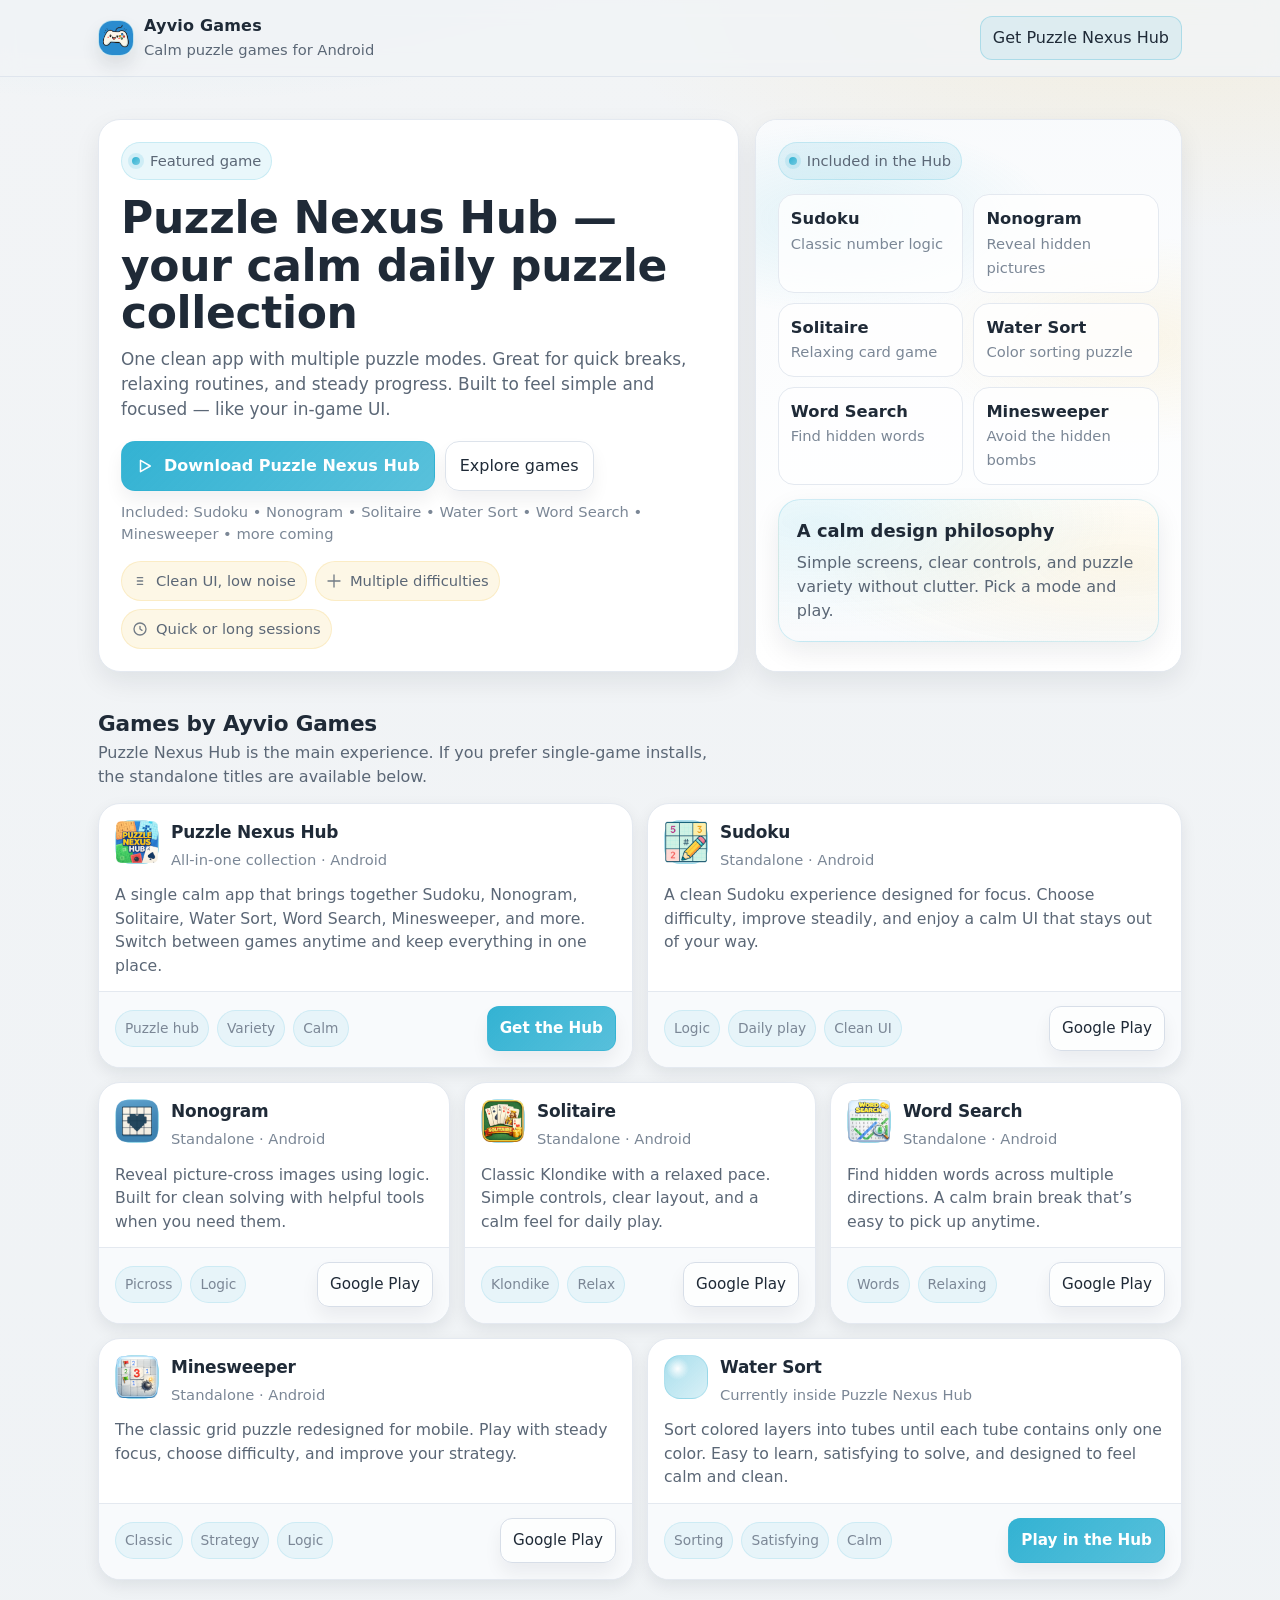
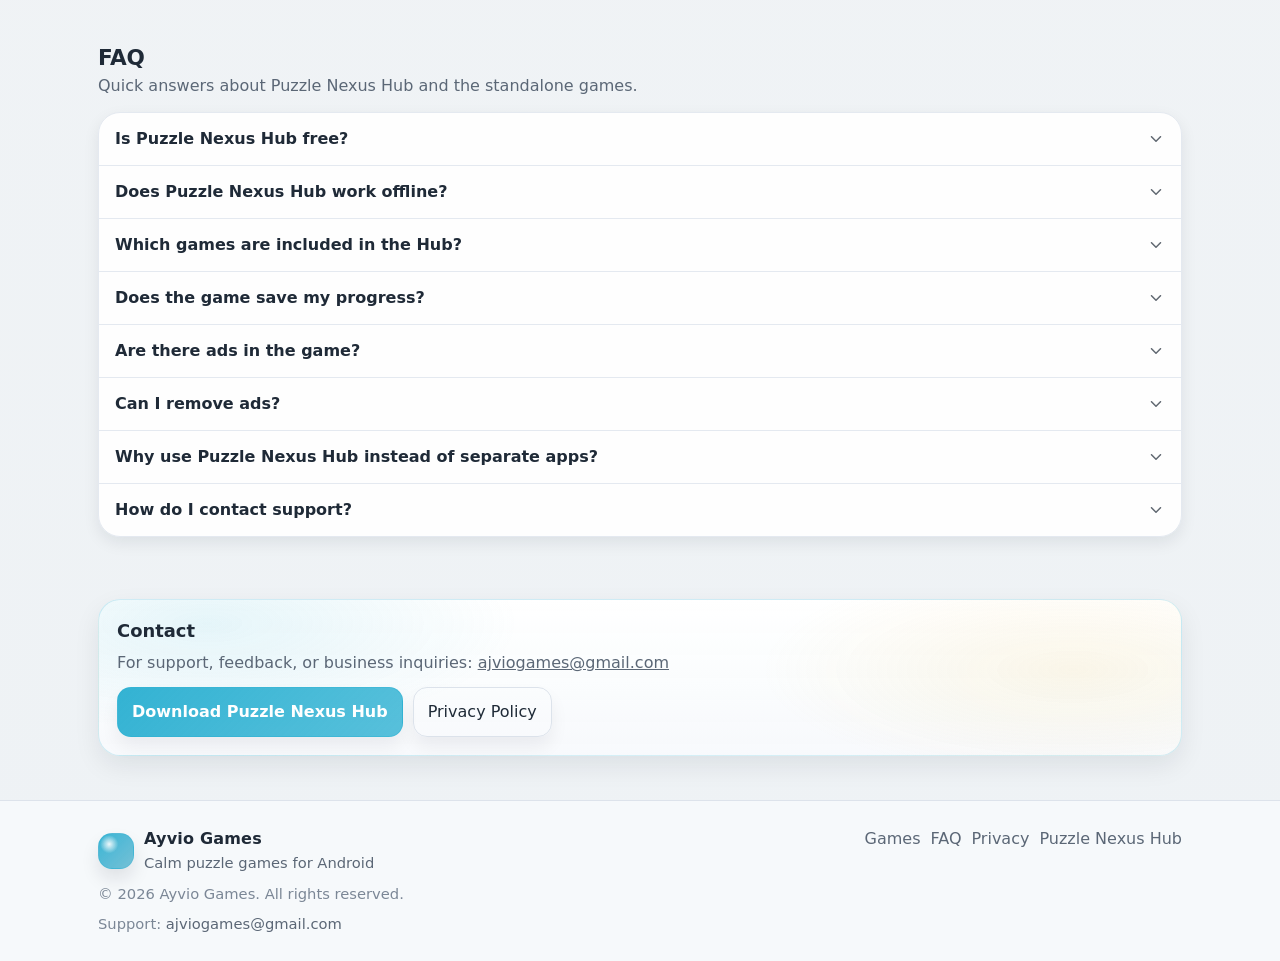
<file: index.html>
<!-- index.html -->
<!doctype html>
<html lang="en">
<head>
  <meta charset="utf-8" />
  <meta name="viewport" content="width=device-width,initial-scale=1" />
  <title>Ayvio Games — Calm puzzle games for Android</title>
  <meta name="description" content="Ayvio Games builds calm, clean puzzle games for Android. Play Puzzle Nexus Hub — the all-in-one collection with Sudoku, Nonogram, Solitaire, Water Sort, Word Search, Minesweeper, and more." />
  <meta name="robots" content="index,follow" />
  <link rel="canonical" href="https://ayviogames.com/" />
  <link rel="icon" href="assets/ayvio-icon.png" type="image/png">
  <meta name="theme-color" content="#f2f4f6" />

  <meta property="og:title" content="Ayvio Games — Calm puzzle games for Android" />
  <meta property="og:description" content="Puzzle Nexus Hub: Sudoku, Nonogram, Solitaire, Water Sort, Word Search, Minesweeper — and more coming." />
  <meta property="og:type" content="website" />
  <meta property="og:url" content="https://ayviogames.com/" />

  <link rel="stylesheet" href="assets/styles.css" />

  <script type="application/ld+json">
  {
    "@context":"https://schema.org",
    "@type":"Organization",
    "name":"Ayvio Games",
    "url":"https://ayviogames.com",
    "email":"ajviogames@gmail.com"
  }
  </script>

  <script type="application/ld+json">
  {
    "@context":"https://schema.org",
    "@type":"MobileApplication",
    "name":"Puzzle Nexus Hub",
    "operatingSystem":"Android",
    "applicationCategory":"GameApplication",
    "url":"https://ayviogames.com/#puzzle-nexus-hub",
    "installUrl":"https://play.google.com/store/apps/details?id=com.AyvioGames.PuzzleNexus",
    "description":"A calm all-in-one hub of puzzle games: Sudoku, Nonogram, Solitaire, Water Sort, Word Search, Minesweeper, and more.",
    "offers":{"@type":"Offer","price":"0","priceCurrency":"USD"}
  }
  </script>
</head>

<body>
  <a class="skip-link" href="#main">Skip to content</a>

  <header class="header">
    <div class="container">
      <nav class="nav" aria-label="Primary">
        <a class="brand" href="/" aria-label="Ayvio Games Home">
          <img class="logoImg" src="assets/ayvio-icon.png" alt="" aria-hidden="true">
          <div>
            <strong>Ayvio Games</strong><br />
            <span>Calm puzzle games for Android</span>
          </div>
        </a>

        <div class="navlinks">
          <!--<a href="#games">Games</a>
          <a href="#faq">FAQ</a>
          <a href="#contact">Contact</a>-->
          <a class="pill" href="https://play.google.com/store/apps/details?id=com.AyvioGames.PuzzleNexus" rel="noopener">Get Puzzle Nexus Hub</a>
        </div>
      </nav>
    </div>
  </header>

  <main id="main">
    <section class="hero" id="puzzle-nexus-hub">
      <div class="container">
        <div class="heroGrid">

          <div class="card">
            <div class="cardInner">
              <div class="kicker"><span class="dot" aria-hidden="true"></span>Featured game</div>
              <h1>Puzzle Nexus Hub — your calm daily puzzle collection</h1>
              <p class="lead">
                One clean app with multiple puzzle modes. Great for quick breaks, relaxing routines, and steady progress.
                Built to feel simple and focused — like your in-game UI.
              </p>

              <div class="ctaRow">
                <a class="btn btnPrimary" href="https://play.google.com/store/apps/details?id=com.AyvioGames.PuzzleNexus" rel="noopener">
                  <svg class="btnIcon" viewBox="0 0 24 24" fill="none" aria-hidden="true">
                    <path d="M6 4.5v15l13-7.5L6 4.5Z" stroke="#fff" stroke-width="2" stroke-linejoin="round"/>
                  </svg>
                  Download Puzzle Nexus Hub
                </a>
                <a class="btn btnGhost" href="#games">Explore games</a>
              </div>

              <p class="note">Included: Sudoku • Nonogram • Solitaire • Water Sort • Word Search • Minesweeper • more coming</p>

              <div class="badgeRow" aria-label="Highlights">
                <span class="badge">
                  <svg width="16" height="16" viewBox="0 0 24 24" fill="none" aria-hidden="true"><path d="M8 7h8M8 12h8M8 17h8" stroke="currentColor" stroke-width="2" stroke-linecap="round"/></svg>
                  Clean UI, low noise
                </span>
                <span class="badge">
                  <svg width="16" height="16" viewBox="0 0 24 24" fill="none" aria-hidden="true"><path d="M12 3v18M3 12h18" stroke="currentColor" stroke-width="2" stroke-linecap="round"/></svg>
                  Multiple difficulties
                </span>
                <span class="badge">
                  <svg width="16" height="16" viewBox="0 0 24 24" fill="none" aria-hidden="true"><path d="M12 8v4l3 2" stroke="currentColor" stroke-width="2" stroke-linecap="round" stroke-linejoin="round"/><path d="M21 12a9 9 0 1 1-18 0 9 9 0 0 1 18 0Z" stroke="currentColor" stroke-width="2"/></svg>
                  Quick or long sessions
                </span>
              </div>
            </div>
          </div>

          <aside class="card" aria-label="Inside the Hub">
            <div class="cardInner panel">
              <div class="kicker"><span class="dot" aria-hidden="true"></span>Included in the Hub</div>

              <div class="statGrid" role="list">
                <div class="stat" role="listitem"><b>Sudoku</b><span>Classic number logic</span></div>
                <div class="stat" role="listitem"><b>Nonogram</b><span>Reveal hidden pictures</span></div>
                <div class="stat" role="listitem"><b>Solitaire</b><span>Relaxing card game</span></div>
                <div class="stat" role="listitem"><b>Water Sort</b><span>Color sorting puzzle</span></div>
                <div class="stat" role="listitem"><b>Word Search</b><span>Find hidden words</span></div>
                <div class="stat" role="listitem"><b>Minesweeper</b><span>Avoid the hidden bombs</span></div>
              </div>

              <div class="callout" style="margin-top:14px">
                <div class="calloutInner">
                  <h3>A calm design philosophy</h3>
                  <p>Simple screens, clear controls, and puzzle variety without clutter. Pick a mode and play.</p>
                </div>
              </div>
            </div>
          </aside>

        </div>
      </div>
    </section>

    <section class="section" id="games">
      <div class="container">
        <div class="sectionHeader">
          <div>
            <h2>Games by Ayvio Games</h2>
            <p>
              Puzzle Nexus Hub is the main experience. If you prefer single-game installs, the standalone titles are available below.
            </p>
          </div>
        </div>

        <div class="grid" aria-label="Game list">
          <article class="gameCard col-6">
            <div class="gameTop">
              <div class="icon" aria-hidden="true"><img src="assets/puzzlenexushub-icon.png" alt="" aria-hidden="true"></div>
              <div>
                <h3 class="gameTitle">Puzzle Nexus Hub</h3>
                <p class="gameMeta">All-in-one collection · Android</p>
              </div>
            </div>
            <div class="gameBody">
              <p>
                A single calm app that brings together Sudoku, Nonogram, Solitaire, Water Sort, Word Search, Minesweeper, and more.
                Switch between games anytime and keep everything in one place.
              </p>
            </div>
            <div class="gameFooter">
              <div class="tags" aria-label="Tags">
                <span class="tag">Puzzle hub</span>
                <span class="tag">Variety</span>
                <span class="tag">Calm</span>
              </div>
              <a class="btn btnPrimary btnSmall" href="https://play.google.com/store/apps/details?id=com.AyvioGames.PuzzleNexus" rel="noopener">Get the Hub</a>
            </div>
          </article>

          <article class="gameCard col-6">
            <div class="gameTop">
              <div class="icon" aria-hidden="true"><img src="assets/sudoku-icon.png" alt="" aria-hidden="true"></div>
              <div>
                <h3 class="gameTitle">Sudoku</h3>
                <p class="gameMeta">Standalone · Android</p>
              </div>
            </div>
            <div class="gameBody">
              <p>
                A clean Sudoku experience designed for focus. Choose difficulty, improve steadily, and enjoy a calm UI that stays out of your way.
              </p>
            </div>
            <div class="gameFooter">
              <div class="tags" aria-label="Tags">
                <span class="tag">Logic</span>
                <span class="tag">Daily play</span>
                <span class="tag">Clean UI</span>
              </div>
              <a class="btn btnSmall" href="https://play.google.com/store/apps/details?id=com.AjvioGames.Sudoku.Free.Puzzle" rel="noopener">Google Play</a>
            </div>
          </article>

          <article class="gameCard col-4">
            <div class="gameTop">
              <div class="icon" aria-hidden="true"><img src="assets/nonogram-icon.png" alt="" aria-hidden="true"></div>
              <div>
                <h3 class="gameTitle">Nonogram</h3>
                <p class="gameMeta">Standalone · Android</p>
              </div>
            </div>
            <div class="gameBody">
              <p>
                Reveal picture-cross images using logic. Built for clean solving with helpful tools when you need them.
              </p>
            </div>
            <div class="gameFooter">
              <div class="tags" aria-label="Tags">
                <span class="tag">Picross</span>
                <span class="tag">Logic</span>
              </div>
              <a class="btn btnSmall" href="https://play.google.com/store/apps/details?id=com.AjvioGames.Nonogram.Classic.Clean" rel="noopener">Google Play</a>
            </div>
          </article>

          <article class="gameCard col-4">
            <div class="gameTop">
              <div class="icon" aria-hidden="true"><img src="assets/solitaire-icon.png" alt="" aria-hidden="true"></div>
              <div>
                <h3 class="gameTitle">Solitaire</h3>
                <p class="gameMeta">Standalone · Android</p>
              </div>
            </div>
            <div class="gameBody">
              <p>
                Classic Klondike with a relaxed pace. Simple controls, clear layout, and a calm feel for daily play.
              </p>
            </div>
            <div class="gameFooter">
              <div class="tags" aria-label="Tags">
                <span class="tag">Klondike</span>
                <span class="tag">Relax</span>
              </div>
              <a class="btn btnSmall" href="https://play.google.com/store/apps/details?id=com.ayviogames.solitaire.klondike.classic" rel="noopener">Google Play</a>
            </div>
          </article>

          <article class="gameCard col-4">
            <div class="gameTop">
              <div class="icon" aria-hidden="true"><img src="assets/wordsearch-icon.png" alt="" aria-hidden="true"></div>
              <div>
                <h3 class="gameTitle">Word Search</h3>
                <p class="gameMeta">Standalone · Android</p>
              </div>
            </div>
            <div class="gameBody">
              <p>
                Find hidden words across multiple directions. A calm brain break that’s easy to pick up anytime.
              </p>
            </div>
            <div class="gameFooter">
              <div class="tags" aria-label="Tags">
                <span class="tag">Words</span>
                <span class="tag">Relaxing</span>
              </div>
              <a class="btn btnSmall" href="https://play.google.com/store/apps/details?id=com.AjvioGames.WordSearch.Lite" rel="noopener">Google Play</a>
            </div>
          </article>

          <article class="gameCard col-6">
            <div class="gameTop">
              <div class="icon" aria-hidden="true"><img src="assets/minesweeper-icon.png" alt="" aria-hidden="true"></div>
              <div>
                <h3 class="gameTitle">Minesweeper</h3>
                <p class="gameMeta">Standalone · Android</p>
              </div>
            </div>
            <div class="gameBody">
              <p>
                The classic grid puzzle redesigned for mobile. Play with steady focus, choose difficulty, and improve your strategy.
              </p>
            </div>
            <div class="gameFooter">
              <div class="tags" aria-label="Tags">
                <span class="tag">Classic</span>
                <span class="tag">Strategy</span>
                <span class="tag">Logic</span>
              </div>
              <a class="btn btnSmall" href="https://play.google.com/store/apps/details?id=com.AyvioGames.Minesweeper" rel="noopener">Google Play</a>
            </div>
          </article>

          <article class="gameCard col-6" aria-label="Water Sort note">
            <div class="gameTop">
              <div class="icon" aria-hidden="true"></div>
              <div>
                <h3 class="gameTitle">Water Sort</h3>
                <p class="gameMeta">Currently inside Puzzle Nexus Hub</p>
              </div>
            </div>
            <div class="gameBody">
              <p>
                Sort colored layers into tubes until each tube contains only one color.
                Easy to learn, satisfying to solve, and designed to feel calm and clean.
              </p>
            </div>
            <div class="gameFooter">
              <div class="tags" aria-label="Tags">
                <span class="tag">Sorting</span>
                <span class="tag">Satisfying</span>
                <span class="tag">Calm</span>
              </div>
              <a class="btn btnPrimary btnSmall" href="https://play.google.com/store/apps/details?id=com.AyvioGames.PuzzleNexus" rel="noopener">Play in the Hub</a>
            </div>
          </article>

        </div>
      </div>
    </section>

    <section class="section" id="faq">
      <div class="container">
        <div class="sectionHeader">
          <div>
            <h2>FAQ</h2>
            <p>Quick answers about Puzzle Nexus Hub and the standalone games.</p>
          </div>
        </div>

        <div class="faq" role="region" aria-label="Frequently asked questions">
          <details>
            <summary>
              Is Puzzle Nexus Hub free?
              <svg class="chev" viewBox="0 0 24 24" fill="none" aria-hidden="true"><path d="M6 9l6 6 6-6" stroke="currentColor" stroke-width="2" stroke-linecap="round" stroke-linejoin="round"/></svg>
            </summary>
            <p>Yes. It’s free to download on Google Play. Some titles may include ads and optional in-app purchases.</p>
          </details>
		  
          <details>
            <summary>
              Does Puzzle Nexus Hub work offline?
              <svg class="chev" viewBox="0 0 24 24" fill="none" aria-hidden="true"><path d="M6 9l6 6 6-6" stroke="currentColor" stroke-width="2" stroke-linecap="round" stroke-linejoin="round"/></svg>
            </summary>
            <p>Yes. Most puzzles can be played offline without an internet connection. Some features like ads or updates may require internet access.</p>
          </details>

          <details>
            <summary>
              Which games are included in the Hub?
              <svg class="chev" viewBox="0 0 24 24" fill="none" aria-hidden="true"><path d="M6 9l6 6 6-6" stroke="currentColor" stroke-width="2" stroke-linecap="round" stroke-linejoin="round"/></svg>
            </summary>
            <p>Sudoku, Nonogram, Solitaire, Water Sort, Word Search, Minesweeper — and more games are planned over time.</p>
          </details>
		  
          <details>
            <summary>
              Does the game save my progress?
              <svg class="chev" viewBox="0 0 24 24" fill="none" aria-hidden="true"><path d="M6 9l6 6 6-6" stroke="currentColor" stroke-width="2" stroke-linecap="round" stroke-linejoin="round"/></svg>
            </summary>
            <p>Yes. Your puzzle progress is saved locally on your device so you can continue where you left off.</p>
          </details>
		  
          <details>
            <summary>
              Are there ads in the game?
              <svg class="chev" viewBox="0 0 24 24" fill="none" aria-hidden="true"><path d="M6 9l6 6 6-6" stroke="currentColor" stroke-width="2" stroke-linecap="round" stroke-linejoin="round"/></svg>
            </summary>
            <p>Puzzle Nexus Hub is free to download and may include ads. Ads help support ongoing updates and new puzzle modes.</p>
          </details>
		  
          <details>
            <summary>
              Can I remove ads?
              <svg class="chev" viewBox="0 0 24 24" fill="none" aria-hidden="true"><path d="M6 9l6 6 6-6" stroke="currentColor" stroke-width="2" stroke-linecap="round" stroke-linejoin="round"/></svg>
            </summary>
            <p>Some versions may offer an in-app purchase to remove ads. Check the in-app store inside the game for availability.</p>
          </details>
		  
          <details>
            <summary>
              Why use Puzzle Nexus Hub instead of separate apps?
              <svg class="chev" viewBox="0 0 24 24" fill="none" aria-hidden="true"><path d="M6 9l6 6 6-6" stroke="currentColor" stroke-width="2" stroke-linecap="round" stroke-linejoin="round"/></svg>
            </summary>
            <p>Puzzle Nexus Hub brings multiple puzzle games into one clean app, so you don’t need multiple downloads. Switch between puzzles anytime in one place.</p>
          </details>

          <details>
            <summary>
              How do I contact support?
              <svg class="chev" viewBox="0 0 24 24" fill="none" aria-hidden="true"><path d="M6 9l6 6 6-6" stroke="currentColor" stroke-width="2" stroke-linecap="round" stroke-linejoin="round"/></svg>
            </summary>
            <p>Email <a href="mailto:ajviogames@gmail.com">ajviogames@gmail.com</a> and include your device model + Android version if it’s a bug report.</p>
          </details>
        </div>
      </div>
    </section>

    <section class="section" id="contact">
      <div class="container">
        <div class="callout">
          <div class="calloutInner">
            <h3>Contact</h3>
            <p>For support, feedback, or business inquiries: <a href="mailto:ajviogames@gmail.com">ajviogames@gmail.com</a></p>
            <div class="ctaRow" style="margin-top:12px">
              <a class="btn btnPrimary" href="https://play.google.com/store/apps/details?id=com.AyvioGames.PuzzleNexus" rel="noopener">Download Puzzle Nexus Hub</a>
              <a class="btn btnGhost" href="/privacy.html">Privacy Policy</a>
            </div>
          </div>
        </div>
      </div>
    </section>
  </main>

  <footer class="footer" role="contentinfo">
    <div class="container">
      <div class="footerGrid">
        <div>
          <div class="brand" style="gap:10px;text-decoration:none">
            <span class="logo" aria-hidden="true"></span>
            <div>
              <strong>Ayvio Games</strong><br />
              <span>Calm puzzle games for Android</span>
            </div>
          </div>
          <p class="small">© <span id="y"></span> Ayvio Games. All rights reserved.</p>
          <p class="small">Support: <a href="mailto:ajviogames@gmail.com">ajviogames@gmail.com</a></p>
        </div>

        <div class="footerLinks" aria-label="Footer links">
          <a href="#games">Games</a>
          <a href="#faq">FAQ</a>
          <a href="/privacy.html">Privacy</a>
          <a href="https://play.google.com/store/apps/details?id=com.AyvioGames.PuzzleNexus" rel="noopener">Puzzle Nexus Hub</a>
        </div>
      </div>
    </div>

    <script>
      document.getElementById("y").textContent = new Date().getFullYear();
    </script>
  </footer>
</body>
</html>
</file>
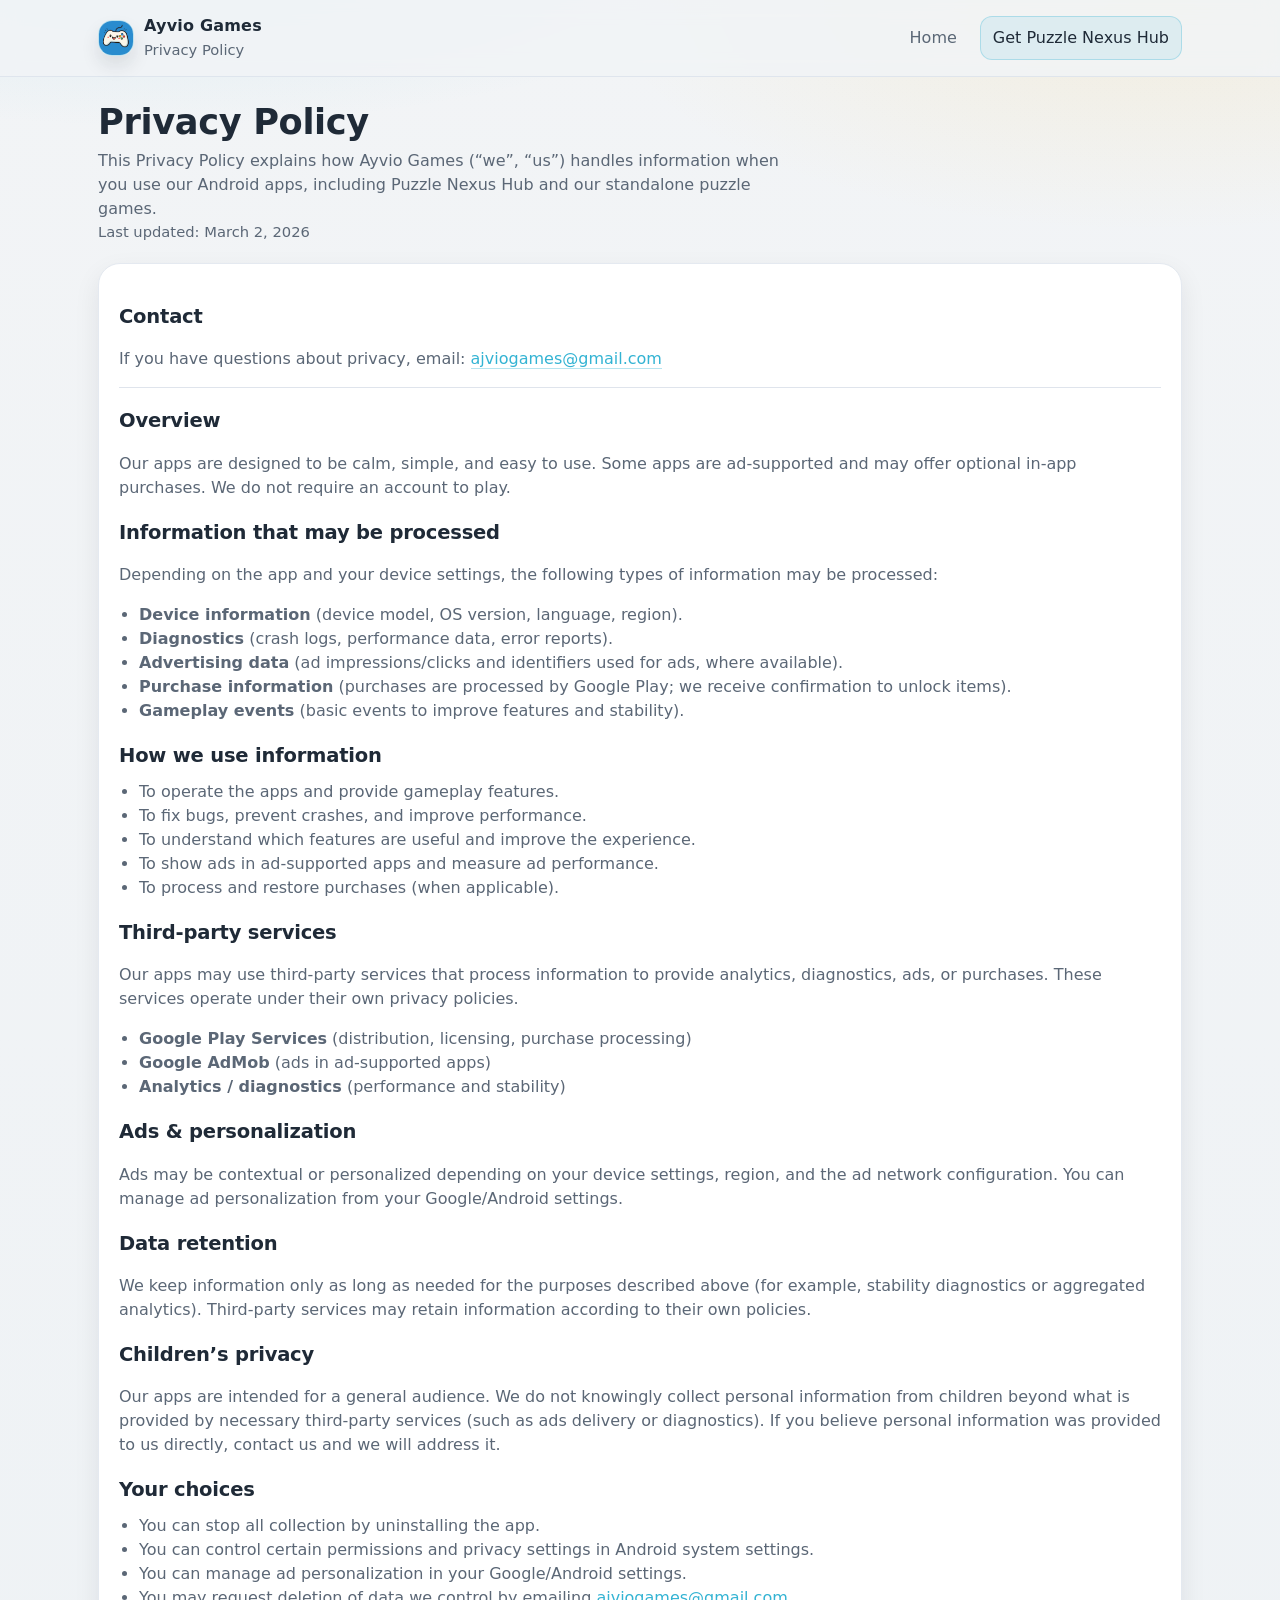
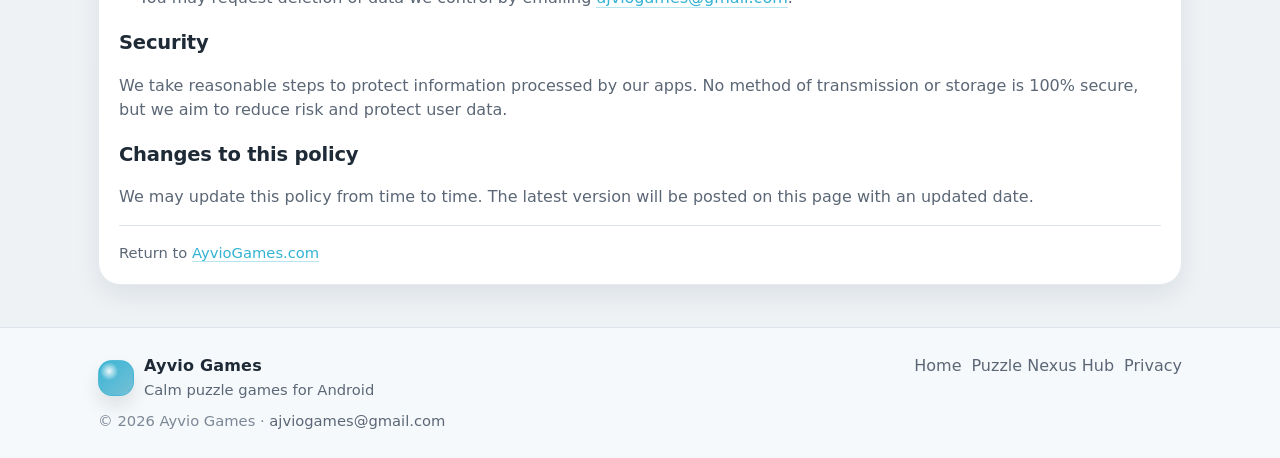
<file: privacy.html>
<!-- privacy.html -->
<!doctype html>
<html lang="en">
<head>
  <meta charset="utf-8" />
  <meta name="viewport" content="width=device-width,initial-scale=1" />
  <title>Privacy Policy — Ayvio Games</title>
  <meta name="description" content="Privacy Policy for Ayvio Games Android apps, including Puzzle Nexus Hub and standalone puzzle titles." />
  <meta name="robots" content="index,follow" />
  <link rel="canonical" href="https://ayviogames.com/privacy.html" />
  <link rel="icon" href="assets/ayvio-icon.png" type="image/png">
  <meta name="theme-color" content="#f2f4f6" />
  <link rel="stylesheet" href="assets/styles.css" />
</head>

<body>
  <a class="skip-link" href="#main">Skip to content</a>

  <header class="header">
    <div class="container">
      <nav class="nav" aria-label="Primary">
        <a class="brand" href="/" aria-label="Ayvio Games Home">
          <img class="logoImg" src="assets/ayvio-icon.png" alt="" aria-hidden="true">
          <div>
            <strong>Ayvio Games</strong><br />
            <span>Privacy Policy</span>
          </div>
        </a>

        <div class="navlinks">
          <a href="/">Home</a>
          <a class="pill" href="https://play.google.com/store/apps/details?id=com.AyvioGames.PuzzleNexus" rel="noopener">Get Puzzle Nexus Hub</a>
        </div>
      </nav>
    </div>
  </header>

  <main id="main">
    <section class="pageHeader">
      <div class="container">
        <h1>Privacy Policy</h1>
        <p>
          This Privacy Policy explains how Ayvio Games (“we”, “us”) handles information when you use our Android apps,
          including Puzzle Nexus Hub and our standalone puzzle games.
        </p>
        <p class="small">Last updated: March 2, 2026</p>
      </div>
    </section>

    <section class="prose">
      <div class="container">
        <article class="card">
          <div class="cardInner">
            <h2>Contact</h2>
            <p>
              If you have questions about privacy, email:
              <a href="mailto:ajviogames@gmail.com">ajviogames@gmail.com</a>
            </p>

            <hr />

            <h2>Overview</h2>
            <p>
              Our apps are designed to be calm, simple, and easy to use. Some apps are ad-supported and may offer optional in-app purchases.
              We do not require an account to play.
            </p>

            <h2>Information that may be processed</h2>
            <p>Depending on the app and your device settings, the following types of information may be processed:</p>
            <ul>
              <li><b>Device information</b> (device model, OS version, language, region).</li>
              <li><b>Diagnostics</b> (crash logs, performance data, error reports).</li>
              <li><b>Advertising data</b> (ad impressions/clicks and identifiers used for ads, where available).</li>
              <li><b>Purchase information</b> (purchases are processed by Google Play; we receive confirmation to unlock items).</li>
              <li><b>Gameplay events</b> (basic events to improve features and stability).</li>
            </ul>

            <h2>How we use information</h2>
            <ul>
              <li>To operate the apps and provide gameplay features.</li>
              <li>To fix bugs, prevent crashes, and improve performance.</li>
              <li>To understand which features are useful and improve the experience.</li>
              <li>To show ads in ad-supported apps and measure ad performance.</li>
              <li>To process and restore purchases (when applicable).</li>
            </ul>

            <h2>Third-party services</h2>
            <p>
              Our apps may use third-party services that process information to provide analytics, diagnostics, ads, or purchases.
              These services operate under their own privacy policies.
            </p>
            <ul>
              <li><b>Google Play Services</b> (distribution, licensing, purchase processing)</li>
              <li><b>Google AdMob</b> (ads in ad-supported apps)</li>
              <li><b>Analytics / diagnostics</b> (performance and stability)</li>
            </ul>

            <h2>Ads & personalization</h2>
            <p>
              Ads may be contextual or personalized depending on your device settings, region, and the ad network configuration.
              You can manage ad personalization from your Google/Android settings.
            </p>

            <h2>Data retention</h2>
            <p>
              We keep information only as long as needed for the purposes described above (for example, stability diagnostics or aggregated analytics).
              Third-party services may retain information according to their own policies.
            </p>

            <h2>Children’s privacy</h2>
            <p>
              Our apps are intended for a general audience. We do not knowingly collect personal information from children beyond what is provided by necessary third-party services
              (such as ads delivery or diagnostics). If you believe personal information was provided to us directly, contact us and we will address it.
            </p>

            <h2>Your choices</h2>
            <ul>
              <li>You can stop all collection by uninstalling the app.</li>
              <li>You can control certain permissions and privacy settings in Android system settings.</li>
              <li>You can manage ad personalization in your Google/Android settings.</li>
              <li>You may request deletion of data we control by emailing <a href="mailto:ajviogames@gmail.com">ajviogames@gmail.com</a>.</li>
            </ul>

            <h2>Security</h2>
            <p>
              We take reasonable steps to protect information processed by our apps. No method of transmission or storage is 100% secure,
              but we aim to reduce risk and protect user data.
            </p>

            <h2>Changes to this policy</h2>
            <p>
              We may update this policy from time to time. The latest version will be posted on this page with an updated date.
            </p>

            <hr />

            <p class="small">Return to <a href="/">AyvioGames.com</a></p>
          </div>
        </article>
      </div>
    </section>
  </main>

  <footer class="footer" role="contentinfo">
    <div class="container">
      <div class="footerGrid">
        <div>
          <div class="brand" style="gap:10px;text-decoration:none">
            <span class="logo" aria-hidden="true"></span>
            <div>
              <strong>Ayvio Games</strong><br />
              <span>Calm puzzle games for Android</span>
            </div>
          </div>
          <p class="small">© <span id="y"></span> Ayvio Games · <a href="mailto:ajviogames@gmail.com">ajviogames@gmail.com</a></p>
        </div>

        <div class="footerLinks" aria-label="Footer links">
          <a href="/">Home</a>
          <a href="https://play.google.com/store/apps/details?id=com.AyvioGames.PuzzleNexus" rel="noopener">Puzzle Nexus Hub</a>
          <a href="/privacy.html">Privacy</a>
        </div>
      </div>
    </div>

    <script>
      document.getElementById("y").textContent = new Date().getFullYear();
    </script>
  </footer>
</body>
</html>
</file>
<file: assets/styles.css>
/* assets/styles.css */
:root{
  /* Calm, light UI inspired by your screenshots */
  --bg: #f2f4f6;
  --bg2:#eef2f5;
  --surface:#ffffff;
  --surface2:#f8fafc;

  --text:#1f2a37;
  --muted:#5b6776;
  --muted2:#7b8796;

  --stroke:#e4e9f0;
  --stroke2:#d7dee8;

  --primary:#2fb1d2;      /* teal/cyan */
  --primary-ink:#ffffff;
  --primary-soft:#e7f7fb;

  --accent:#f0c24f;       /* warm yellow */
  --accent-soft:#fff4d6;

  --shadow: 0 10px 26px rgba(15, 23, 42, .08);
  --shadow2: 0 6px 16px rgba(15, 23, 42, .08);

  --r-lg: 22px;
  --r-md: 16px;
  --r-sm: 12px;

  --container: 1120px;

  --focus: 0 0 0 4px rgba(47,177,210,.22), 0 0 0 1px rgba(47,177,210,.45);
}

*{box-sizing:border-box}
html{scroll-behavior:smooth}
body{
  margin:0;
  background:
    radial-gradient(1200px 420px at 12% -5%, rgba(47,177,210,.14), transparent 55%),
    radial-gradient(1000px 420px at 90% 0%, rgba(240,194,79,.14), transparent 55%),
    linear-gradient(180deg, var(--bg), var(--bg2));
  color:var(--text);
  font-family: ui-sans-serif, system-ui, -apple-system, Segoe UI, Roboto, Helvetica, Arial, "Apple Color Emoji","Segoe UI Emoji";
  line-height:1.5;
}

a{color:inherit}
img{max-width:100%;display:block}
button,input,textarea{font:inherit;color:inherit}

.container{
  max-width:var(--container);
  margin:0 auto;
  padding:0 18px;
}

/* Accessibility */
.skip-link{
  position:absolute;left:-999px;top:auto;width:1px;height:1px;overflow:hidden;
}
.skip-link:focus{
  left:16px;top:16px;width:auto;height:auto;z-index:9999;
  background: var(--surface);
  border:1px solid var(--stroke);
  padding:10px 12px;border-radius:12px;box-shadow:var(--shadow);
  outline:none;
}

/* Header */
.header{
  position:sticky;top:0;z-index:50;
  backdrop-filter:saturate(130%) blur(10px);
  background: rgba(242,244,246,.86);
  border-bottom:1px solid rgba(215,222,232,.7);
}
.nav{
  display:flex;align-items:center;justify-content:space-between;
  padding:14px 0;gap:12px;
}
.brand{
  display:flex;align-items:center;gap:10px;text-decoration:none;
}
.logo{
  width:36px;height:36px;border-radius:14px;
  background:
    radial-gradient(14px 14px at 30% 30%, rgba(255,255,255,.9), transparent 65%),
    linear-gradient(135deg, rgba(47,177,210,.95), rgba(68,170,200,.72));
  border:1px solid rgba(47,177,210,.25);
  box-shadow: 0 10px 18px rgba(15, 23, 42, .10);
}
.logoImg{
  width:36px;
  height:36px;
  border-radius:14px;
  object-fit:cover;
  border:1px solid rgba(47,177,210,.25);
  box-shadow: 0 10px 18px rgba(15, 23, 42, .10);
}
.brand strong{font-weight:780;letter-spacing:.2px}
.brand span{color:var(--muted);font-size:.92rem}

.navlinks{
  display:flex;align-items:center;gap:10px;flex-wrap:wrap;justify-content:flex-end;
}
.navlinks a{
  text-decoration:none;
  padding:9px 12px;border-radius:12px;
  color:var(--muted);
  border:1px solid transparent;
}
.navlinks a:hover{
  color:var(--text);
  background: rgba(255,255,255,.65);
  border-color: rgba(215,222,232,.7);
}
.navlinks a:focus{outline:none;box-shadow:var(--focus)}
.navlinks .pill{
  border-color: rgba(47,177,210,.28);
  background: rgba(47,177,210,.10);
  color: var(--text);
}
.navlinks .pill:hover{
  background: rgba(47,177,210,.14);
  border-color: rgba(47,177,210,.35);
}

/* Layout blocks */
.hero{padding:42px 0 18px}
.heroGrid{
  display:grid;
  grid-template-columns: 1.2fr .8fr;
  gap:16px;
  align-items:stretch;
}
@media (max-width: 920px){ .heroGrid{grid-template-columns:1fr} }

.card{
  border-radius: var(--r-lg);
  border:1px solid var(--stroke);
  background: var(--surface);
  box-shadow: var(--shadow);
  overflow:hidden;
}
.cardInner{padding:22px}
@media (max-width: 520px){ .cardInner{padding:18px} }

.kicker{
  display:inline-flex;align-items:center;gap:10px;
  padding:7px 10px;border-radius:999px;
  background: rgba(47,177,210,.10);
  border:1px solid rgba(47,177,210,.18);
  color: var(--muted);
  font-size:.92rem;
}
.dot{
  width:8px;height:8px;border-radius:999px;
  background: linear-gradient(135deg, var(--primary), rgba(47,177,210,.62));
  box-shadow: 0 0 0 4px rgba(47,177,210,.14);
}

h1{
  margin:14px 0 10px;
  font-size: clamp(1.75rem, 1.15rem + 2vw, 2.9rem);
  line-height:1.08;
  letter-spacing:-.35px;
}
.lead{
  margin:0 0 18px;
  color:var(--muted);
  font-size:1.06rem;
}

.ctaRow{display:flex;gap:10px;flex-wrap:wrap;align-items:center;margin-top:14px}

.btn{
  display:inline-flex;align-items:center;justify-content:center;gap:10px;
  text-decoration:none;
  padding:12px 14px;
  border-radius: 14px;
  border:1px solid var(--stroke2);
  background: rgba(255,255,255,.78);
  color: var(--text);
  box-shadow: 0 10px 18px rgba(15, 23, 42, .06);
  transition: transform .12s ease, background .12s ease, border-color .12s ease, box-shadow .12s ease;
}
.btn:hover{
  transform: translateY(-1px);
  background: #ffffff;
  border-color: rgba(47,177,210,.22);
  box-shadow: var(--shadow2);
}
.btn:focus{outline:none;box-shadow:var(--focus)}
.btnPrimary{
  border-color: rgba(47,177,210,.45);
  background: linear-gradient(135deg, rgba(47,177,210,.98), rgba(47,177,210,.80));
  color: var(--primary-ink);
  font-weight:600;
}
.btnPrimary:hover{
  border-color: rgba(47,177,210,.55);
  filter:saturate(104%) brightness(102%);
}
.btnPrimary,
.btnPrimary:hover,
.btnPrimary:visited{
  color: var(--primary-ink);
}

.btnPrimary:hover{
  background: linear-gradient(135deg, rgba(47,177,210,1), rgba(47,177,210,.86));
}

.btnPrimary .btnIcon path{
  stroke: currentColor;
}
.btnGhost{
  background: transparent;
  border-color: rgba(215,222,232,.85);
  color: var(--text);
}
.btnSmall{padding:10px 12px;border-radius:12px;font-size:.95rem}
.btnIcon{width:18px;height:18px;display:inline-block}
.note{margin:10px 0 0;color:var(--muted2);font-size:.92rem}

/* Right side panel */
.panel{
  height:100%;
  background:
    radial-gradient(360px 160px at 20% 18%, rgba(47,177,210,.12), transparent 60%),
    radial-gradient(340px 160px at 90% 40%, rgba(240,194,79,.12), transparent 65%),
    linear-gradient(180deg, rgba(248,250,252,.9), rgba(255,255,255,.96));
}
.statGrid{
  display:grid;
  grid-template-columns:1fr 1fr;
  gap:10px;
  margin-top:14px;
}
.stat{
  border-radius:16px;
  border:1px solid var(--stroke);
  background: rgba(255,255,255,.8);
  padding:12px 12px;
}
.stat b{display:block;font-size:1.02rem}
.stat span{color:var(--muted2);font-size:.92rem}

.badgeRow{display:flex;flex-wrap:wrap;gap:8px;margin-top:16px}
.badge{
  display:inline-flex;align-items:center;gap:8px;
  border-radius:999px;
  padding:8px 10px;
  background: rgba(240,194,79,.14);
  border:1px solid rgba(240,194,79,.22);
  color: var(--muted);
  font-size:.92rem;
}
.badge svg{opacity:.85}

/* Sections */
.section{padding: 18px 0 44px}
.sectionHeader{
  display:flex;align-items:flex-end;justify-content:space-between;
  gap:14px;flex-wrap:wrap;margin: 0 0 14px;
}
.sectionHeader h2{margin:0;font-size:1.35rem;letter-spacing:-.2px}
.sectionHeader p{margin:0;color:var(--muted);max-width:62ch}

.grid{
  display:grid;
  grid-template-columns: repeat(12, 1fr);
  gap:14px;
}
@media (max-width: 920px){ .grid{gap:12px} }
.col-4{grid-column: span 4}
.col-6{grid-column: span 6}
.col-8{grid-column: span 8}
.col-12{grid-column: span 12}
@media (max-width: 980px){ .col-4{grid-column: span 6} }
@media (max-width: 620px){ .col-6,.col-8,.col-4{grid-column: span 12} }

.gameCard{
  height:100%;
  display:flex;flex-direction:column;
  border-radius: var(--r-lg);
  border:1px solid var(--stroke);
  background: var(--surface);
  box-shadow: var(--shadow2);
  overflow:hidden;
}
.gameTop{
  padding:16px 16px 12px;
  display:flex;align-items:flex-start;gap:12px;
}
.icon{
  width:44px;height:44px;border-radius:16px;
  border:1px solid rgba(47,177,210,.20);
  background:
    radial-gradient(16px 16px at 30% 30%, rgba(255,255,255,.95), transparent 70%),
    linear-gradient(135deg, rgba(47,177,210,.42), rgba(47,177,210,.18));
}
.gameTitle{margin:0;font-size:1.06rem;letter-spacing:-.2px}
.gameMeta{margin:4px 0 0;color:var(--muted2);font-size:.92rem}
.gameBody{padding:0 16px 14px}
.gameBody p{margin:0;color:var(--muted);font-size:.98rem}
.gameFooter{
  margin-top:auto;
  padding:14px 16px 16px;
  display:flex;align-items:center;justify-content:space-between;gap:12px;flex-wrap:wrap;
  border-top:1px solid var(--stroke);
  background: rgba(248,250,252,.9);
}
.tags{display:flex;gap:8px;flex-wrap:wrap}
.tag{
  font-size:.86rem;color:var(--muted2);
  padding:7px 9px;border-radius:999px;
  background: rgba(47,177,210,.08);
  border:1px solid rgba(47,177,210,.14);
}

/* Callout */
.callout{
  border-radius: var(--r-lg);
  border:1px solid rgba(47,177,210,.20);
  background:
    radial-gradient(520px 180px at 10% 15%, rgba(47,177,210,.12), transparent 60%),
    radial-gradient(520px 180px at 90% 45%, rgba(240,194,79,.12), transparent 60%),
    linear-gradient(180deg, rgba(255,255,255,.95), rgba(248,250,252,.92));
  box-shadow: var(--shadow);
}
.calloutInner{padding:18px}
.callout h3{margin:0 0 6px;font-size:1.12rem}
.callout p{margin:0;color:var(--muted)}

/* FAQ */
.faq{
  border-radius: var(--r-lg);
  border:1px solid var(--stroke);
  background: rgba(255,255,255,.92);
  overflow:hidden;
  box-shadow: var(--shadow2);
}
.faq details{
  border-top:1px solid var(--stroke);
  padding: 14px 16px;
}
.faq details:first-child{border-top:none}
.faq summary{
  cursor:pointer;
  list-style:none;
  display:flex;align-items:center;justify-content:space-between;gap:10px;
  color: var(--text);
  font-weight:750;
}
.faq summary::-webkit-details-marker{display:none}
.faq p{margin:10px 0 0;color:var(--muted)}
.chev{width:18px;height:18px;opacity:.7;transition: transform .14s ease}
details[open] .chev{transform: rotate(180deg)}
details:focus-within{outline:none;box-shadow: var(--focus);border-radius: 14px}

/* Footer */
.footer{
  border-top:1px solid rgba(215,222,232,.8);
  background: rgba(248,250,252,.9);
  padding: 26px 0;
}
.footerGrid{
  display:grid;grid-template-columns: 1.2fr .8fr;
  gap:14px;align-items:start;
}
@media (max-width: 820px){ .footerGrid{grid-template-columns: 1fr} }
.footer a{color:var(--muted);text-decoration:none}
.footer a:hover{color:var(--text)}
.small{color:var(--muted2);font-size:.92rem;margin:8px 0 0}
.footerLinks{display:flex;gap:10px;flex-wrap:wrap;justify-content:flex-end}
@media (max-width: 820px){ .footerLinks{justify-content:flex-start} }

/* Privacy page */
.pageHeader{padding: 26px 0 8px}
.pageHeader h1{
  font-size: clamp(1.55rem, 1.1rem + 1.4vw, 2.2rem);
  margin:0 0 8px
}
.pageHeader p{margin:0;color:var(--muted);max-width:70ch}

.prose{padding: 12px 0 42px}
.prose .cardInner{padding:20px}
.prose h2{margin:18px 0 10px;font-size:1.22rem;letter-spacing:-.2px}
.prose h3{margin:14px 0 8px;font-size:1.06rem}
.prose p, .prose li{color:var(--muted)}
.prose ul{margin:10px 0 14px;padding-left:20px}
.prose a{
  color: rgba(47,177,210,.98);
  text-decoration: none;
  border-bottom:1px solid rgba(47,177,210,.35);
}
.prose a:hover{border-bottom-color: rgba(47,177,210,.65)}
hr{border:none;border-top:1px solid rgba(215,222,232,.8);margin:16px 0}
</file>
